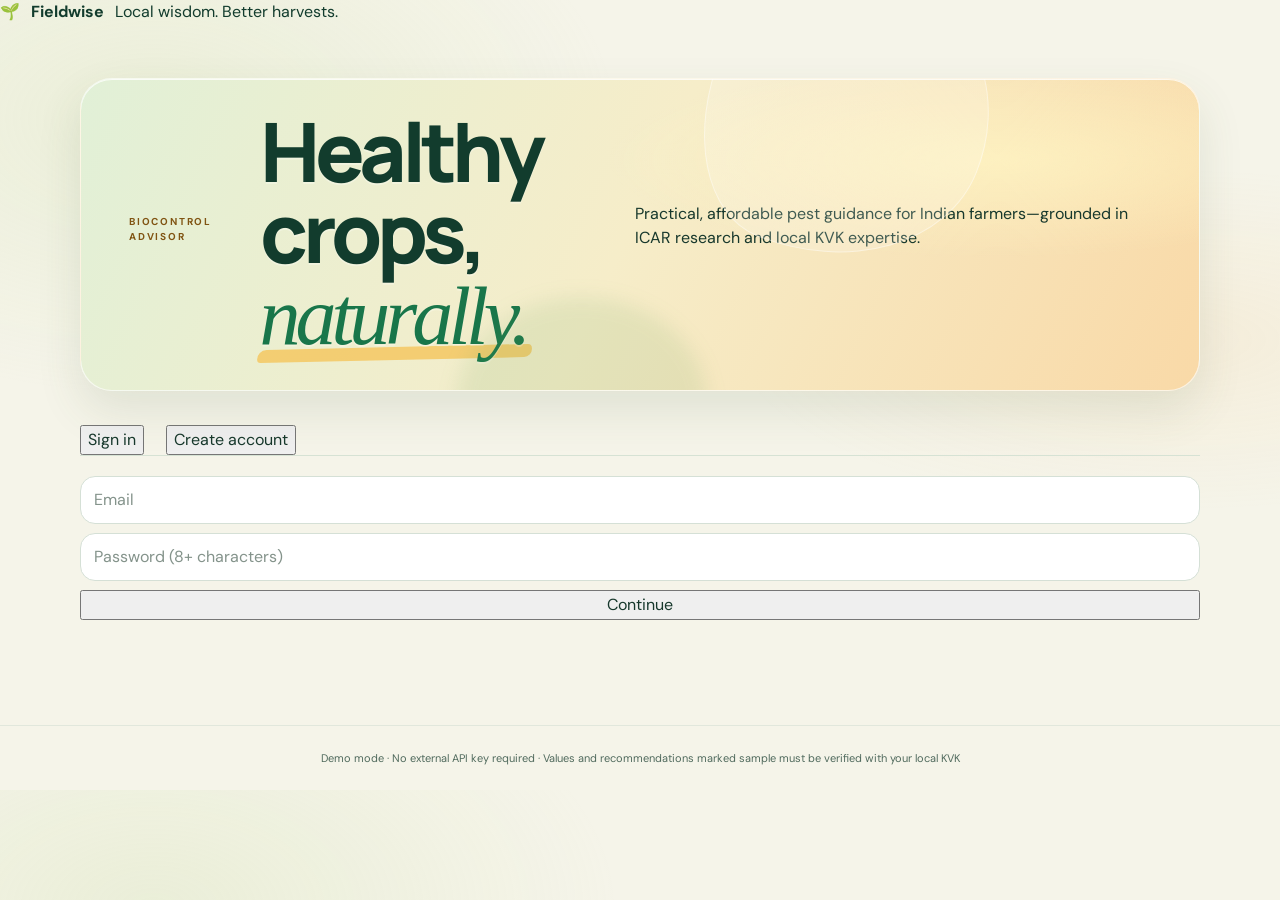
<file: frontend/index.html>
<!doctype html><html lang="en"><head><meta charset="utf-8"><meta name="viewport" content="width=device-width,initial-scale=1"><title>Fieldwise · Biocontrol Advisor</title><link rel="stylesheet" href="/static/styles.css"></head>
<body><header><div class="brand">🌱 <b>Fieldwise</b><span>Local wisdom. Better harvests.</span></div><button id="logout" class="ghost">Log out</button></header>
<main><section class="hero"><p class="eyebrow">BIOCONTROL ADVISOR</p><h1>Healthy crops,<br><em>naturally.</em></h1><p>Practical, affordable pest guidance for Indian farmers—grounded in ICAR research and local KVK expertise.</p></section>
<section id="auth" class="card"><div class="tabs"><button class="active" data-tab="login">Sign in</button><button data-tab="register">Create account</button></div><form id="authForm"><input id="name" placeholder="Your name" hidden><input id="email" type="email" placeholder="Email" required><input id="password" type="password" placeholder="Password (8+ characters)" required><button class="primary">Continue</button><p id="authMsg"></p></form></section>
<section id="app" hidden><div class="card"><h2>Ask Fieldwise</h2><p class="muted">Tell us your district, crop, pest and budget for a tailored recommendation.</p><textarea id="question" placeholder="Example: I farm maize in Dharwad and have Fall Armyworm. My budget is ₹200 per acre."></textarea><button id="ask" class="primary">Get recommendation →</button></div><div id="result"></div>
<div class="grid">
<div class="card"><h3>📷 Photo / camera</h3><input id="photo" type="file" accept="image/png,image/jpeg,image/webp" capture="environment"><button id="startCamera" class="secondary" type="button">Use camera</button><video id="cameraPreview" autoplay playsinline hidden></video><button id="capturePhoto" class="secondary" type="button" hidden>Capture photo</button><button id="analyze" class="secondary">Analyze image</button><p id="imageResult" class="muted"></p></div>
<div class="card"><h3>💰 Smart budget optimizer</h3><input id="budget" type="number" min="1" placeholder="Budget"><input id="area" type="number" min=".1" value="1" placeholder="Acres"><button id="optimize" class="secondary">Optimize sample plan</button><p id="budgetResult" class="muted"></p></div>
<div class="card"><h3>⚠ Pest outbreak warning</h3><input id="reports" type="number" min="0" value="0" placeholder="Reports in 7 days"><button id="outbreak" class="secondary">Check demo risk</button><p id="outbreakResult" class="muted"></p></div>
<div class="card"><h3>🗓 Pest management planner</h3><button id="planner" class="secondary">Build sample 28-day plan</button><p id="plannerResult" class="muted"></p></div>
<div class="card"><h3>🧪 Treatment compatibility</h3><input id="products" value="Trichogramma, Neem Oil" placeholder="Products, comma separated"><button id="compatibility" class="secondary">Check compatibility</button><p id="compatibilityResult" class="muted"></p></div>
<div class="card"><h3>📍 Local supplier directory</h3><input id="supplier" value="Trichogramma" placeholder="Product"><button id="suppliers" class="secondary">Find sample suppliers</button><p id="supplierResult" class="muted"></p></div>
<div class="card"><h3>👨‍🌾 Farmer dashboard</h3><button id="dashboard" class="secondary">Load chat history & context</button><p id="dashboardResult" class="muted"></p></div>
</div></section></main><footer>Demo mode · No external API key required · Values and recommendations marked sample must be verified with your local KVK</footer><script src="/static/app.js"></script></body></html>
</file>
<file: static/styles.css>
@import url("https://fonts.googleapis.com/css2?family=DM+Sans:wght@400;500;600;700&family=Manrope:wght@400;500;600;700;800&display=swap");

:root {
  color-scheme: light;
  --forest: #183d32;
  --forest-deep: #103126;
  --leaf: #28664d;
  --leaf-hover: #1e553e;
  --mint: #e7f0e8;
  --sage: #d7e4d8;
  --paper: #f5f6ef;
  --white: #fff;
  --ink: #19382f;
  --muted: #5c746a;
  --muted-light: #758980;
  --border: #dce5dc;
  --gold: #d79a35;
  --gold-pale: #f8efd9;
  --rose: #8c413a;
  --rose-pale: #fbefed;
  --sky: #3d6875;
  --sky-pale: #eaf2f3;
  --shadow-card: 0 10px 30px rgb(25 56 47 / 6%);
  --shadow-raised: 0 16px 40px rgb(25 56 47 / 10%);
  --radius-card: 20px;
  --radius-control: 12px;
  --space-1: 4px;
  --space-2: 8px;
  --space-3: 12px;
  --space-4: 16px;
  --space-5: 20px;
  --space-6: 24px;
  --space-8: 32px;
  --space-10: 40px;
  font-family: "DM Sans", "Segoe UI", sans-serif;
  font-synthesis: none;
  text-rendering: optimizeLegibility;
  -webkit-font-smoothing: antialiased;
}

* { box-sizing: border-box; }
html { min-width: 320px; scroll-behavior: smooth; }
body {
  margin: 0;
  background:
    radial-gradient(ellipse at 80% 0%, rgb(224 234 215 / 42%), transparent 33rem),
    var(--paper);
  color: var(--ink);
  font-size: 16px;
  line-height: 1.5;
}
button, input, textarea { font: inherit; }
button { color: inherit; }
button:focus-visible, input:focus-visible, textarea:focus-visible, a:focus-visible, .file-picker:focus-within {
  outline: 3px solid #ca963e;
  outline-offset: 3px;
}
[hidden] { display: none !important; }
.sr-only {
  position: absolute;
  width: 1px;
  height: 1px;
  padding: 0;
  margin: -1px;
  overflow: hidden;
  clip: rect(0, 0, 0, 0);
  white-space: nowrap;
  clip-path: inset(50%);
  border: 0;
}

.site-header {
  min-height: 76px;
  padding: 0 clamp(20px, 5vw, 76px);
  display: flex;
  justify-content: space-between;
  align-items: center;
  background: rgb(255 255 255 / 92%);
  border-bottom: 1px solid rgb(220 229 220 / 80%);
}
.brand {
  display: inline-flex;
  align-items: center;
  gap: 11px;
  color: var(--forest);
  text-decoration: none;
}
.brand-mark {
  width: 38px;
  height: 38px;
  display: grid;
  place-items: center;
  border-radius: 13px;
  background: var(--forest);
  color: #e8c77e;
  font-size: 22px;
}
.brand span:last-child { display: grid; line-height: 1.2; }
.brand small { color: var(--muted); font-size: 9px; font-weight: 700; letter-spacing: 1.5px; }
.brand strong { font-family: Manrope, sans-serif; font-size: 18px; letter-spacing: -.4px; }
.header-actions { display: flex; align-items: center; gap: 20px; }
.status { display: flex; align-items: center; gap: 8px; color: var(--muted); font-size: 12px; font-weight: 600; }
.status i { width: 8px; height: 8px; border-radius: 50%; background: #69a36f; box-shadow: 0 0 0 4px #e8f1e7; }

main { width: min(1120px, calc(100% - 48px)); margin: 0 auto; padding: 54px 0 80px; }
.hero {
  display: flex;
  align-items: end;
  justify-content: space-between;
  gap: 36px;
  margin: 0 0 34px;
  animation: enter .55s ease both;
}
.hero-copy { max-width: 610px; }
.eyebrow {
  margin: 0 0 11px;
  color: #9a6b26;
  font-size: 10px;
  font-weight: 700;
  letter-spacing: 1.8px;
}
h1, h2, h3, p { margin-top: 0; }
h1, h2, h3 { font-family: Manrope, "Segoe UI", sans-serif; color: var(--forest); }
.hero h1 {
  margin: 0;
  font-size: clamp(42px, 6.3vw, 70px);
  font-weight: 700;
  letter-spacing: -3.7px;
  line-height: .99;
}
.hero h1 em { color: var(--leaf); font-family: Georgia, serif; font-weight: 400; }
.hero-copy > p:last-child { margin: 17px 0 0; color: var(--muted); font-size: 17px; }
.hero-note {
  width: 238px;
  flex: 0 0 auto;
  display: flex;
  align-items: center;
  gap: 13px;
  padding: 16px 18px;
  border: 1px solid #d8e5d7;
  border-radius: 16px;
  background: rgb(255 255 255 / 72%);
  color: var(--muted);
  font-size: 12px;
}
.hero-note > span { color: var(--leaf); font-size: 24px; }
.hero-note p { margin: 0; }
.hero-note b { color: var(--forest); }

.panel {
  border: 1px solid #e2e9df;
  border-radius: 24px;
  background: var(--white);
  box-shadow: var(--shadow-card);
}
.auth-panel {
  display: grid;
  grid-template-columns: 1fr minmax(300px, .85fr);
  gap: 56px;
  padding: clamp(24px, 5vw, 52px);
  animation: enter .55s .08s ease both;
}
.auth-intro { max-width: 400px; align-self: center; }
.auth-intro h2 { margin: 0 0 12px; font-size: 30px; letter-spacing: -1px; }
.auth-intro > p:last-child { margin: 0; color: var(--muted); }
.auth-form-wrap { width: 100%; max-width: 440px; }
.tabs { display: flex; gap: 22px; margin-bottom: 20px; border-bottom: 1px solid var(--border); }
.tab {
  position: relative;
  min-height: 42px;
  border: 0;
  background: none;
  color: var(--muted);
  cursor: pointer;
  font-weight: 600;
}
.tab::after { position: absolute; right: 0; bottom: -1px; left: 0; height: 2px; background: transparent; content: ""; }
.tab.active { color: var(--forest); }
.tab.active::after { background: var(--leaf); }

form { display: grid; gap: 9px; }
label, .field-label { display: block; color: #304f44; font-size: 12px; font-weight: 700; }
input, textarea {
  width: 100%;
  min-height: 46px;
  border: 1px solid #d5e0d6;
  border-radius: var(--radius-control);
  background: #fff;
  color: var(--forest);
  transition: border-color .18s ease, box-shadow .18s ease, background .18s ease;
}
input { padding: 11px 13px; }
textarea { min-height: 112px; padding: 14px 16px; resize: vertical; line-height: 1.55; }
input::placeholder, textarea::placeholder { color: #84938b; opacity: 1; }
input:hover, textarea:hover { border-color: #9eb7a2; }
input:focus, textarea:focus { border-color: var(--leaf); outline: 0; box-shadow: 0 0 0 4px rgb(40 102 77 / 12%); }
input[aria-invalid="true"], textarea[aria-invalid="true"] { border-color: #b14e43; box-shadow: 0 0 0 3px rgb(177 78 67 / 10%); }
input[type=number] { appearance: textfield; -moz-appearance: textfield; }
input[type=number]::-webkit-inner-spin-button, input[type=number]::-webkit-outer-spin-button { margin: 0; appearance: none; }

.button {
  min-height: 44px;
  display: inline-flex;
  align-items: center;
  justify-content: center;
  gap: 10px;
  padding: 10px 16px;
  border: 1px solid transparent;
  border-radius: 12px;
  cursor: pointer;
  font-size: 13px;
  font-weight: 700;
  text-align: center;
  transition: transform .16s ease, background .16s ease, border-color .16s ease, box-shadow .16s ease, opacity .16s ease;
}
.button:hover:not(:disabled) { transform: translateY(-1px); }
.button:active:not(:disabled) { transform: translateY(0) scale(.99); }
.button:disabled { cursor: wait; opacity: .67; }
.button-primary { background: var(--leaf); color: white; box-shadow: 0 4px 10px rgb(40 102 77 / 14%); }
.button-primary:hover:not(:disabled) { background: var(--leaf-hover); box-shadow: 0 7px 15px rgb(40 102 77 / 20%); }
.button-secondary { border-color: #cdddcf; background: #f3f7f1; color: var(--forest); }
.button-secondary:hover:not(:disabled) { border-color: #9fbca3; background: #eaf2e9; }
.button-quiet { min-height: 38px; background: transparent; color: var(--leaf); }
.button-quiet:hover:not(:disabled) { background: var(--mint); }
.button-small { min-height: 42px; }
.full-button { width: 100%; }
.form-message { min-height: 18px; margin: 0; color: #963c34; font-size: 12px; }

.ask-panel {
  position: relative;
  overflow: hidden;
  margin-bottom: 24px;
  padding: clamp(22px, 4vw, 38px);
  border-color: #cfdfd0;
  box-shadow: 0 18px 52px rgb(25 56 47 / 9%);
  animation: enter .5s ease both;
}
.ask-panel::before {
  position: absolute;
  top: 0;
  right: 0;
  width: 220px;
  height: 220px;
  border-radius: 50%;
  background: radial-gradient(circle, rgb(231 240 232 / 78%), transparent 69%);
  content: "";
  pointer-events: none;
}
.ask-heading { position: relative; display: flex; justify-content: space-between; align-items: center; }
.ask-heading h2 { margin: 0; font-size: clamp(23px, 3vw, 30px); letter-spacing: -.9px; }
.ask-icon { width: 42px; height: 42px; display: grid; place-items: center; border-radius: 14px; background: var(--mint); color: var(--leaf); font-size: 24px; }
.section-copy { position: relative; margin: 9px 0 16px; color: var(--muted); font-size: 14px; }
.ask-panel textarea { position: relative; min-height: 116px; background: #fff; }
.ask-footer { position: relative; display: flex; align-items: center; justify-content: space-between; gap: 16px; margin-top: 14px; }
.input-hint { color: var(--muted-light); font-size: 12px; }
.ask-footer .button { min-width: 220px; min-height: 50px; }
.spinner {
  width: 15px;
  height: 15px;
  border: 2px solid rgb(255 255 255 / 45%);
  border-top-color: white;
  border-radius: 50%;
  animation: spin .75s linear infinite;
}

.conversation { display: grid; gap: 14px; margin: 0 0 42px; }
.conversation-item { overflow: hidden; border: 1px solid var(--border); border-radius: 18px; background: white; box-shadow: var(--shadow-card); animation: enter .32s ease both; }
.farmer-message { padding: 17px 20px; background: #f0f4ed; }
.farmer-message p { margin: 5px 0 0; color: var(--forest); }
.advisor-message { padding: 21px 22px; }
.message-label { color: #8a6b38; font-size: 9px; font-weight: 700; letter-spacing: 1.4px; }
.advisor-message h3 { margin: 7px 0; font-size: 20px; }
.advisor-message > p { margin: 0; line-height: 1.6; }
.conversation-meta { margin-top: 13px; color: var(--leaf); font-size: 12px; font-weight: 700; }
.conversation-badges { display: flex; flex-wrap: wrap; gap: 7px; margin-top: 13px; }
.info-badge, .warning-badge { display: inline-flex; align-items: center; min-height: 24px; padding: 4px 9px; border: 1px solid #d9e5d7; border-radius: 999px; background: #f3f7f0; color: #365e46; font-size: 10px; font-weight: 600; }
.warning-badge { border-color: #f0dfbd; background: #fbf5e9; color: #77551d; }
.conversation-why { margin-top: 10px !important; color: var(--muted); font-size: 13px; }
.conversation-loading { display: flex; align-items: center; gap: 8px; min-height: 54px; padding: 15px 18px; border-radius: 14px; background: white; color: var(--muted); font-size: 13px; }
.conversation-loading span { width: 7px; height: 7px; border-radius: 50%; background: #87a68a; animation: pulse 1s infinite ease-in-out; }
.conversation-loading span:nth-child(2) { animation-delay: .15s; }
.conversation-loading span:nth-child(3) { animation-delay: .3s; margin-right: 5px; }

.section-heading { display: flex; align-items: end; justify-content: space-between; gap: 20px; margin: 0 0 18px; }
.section-heading h2 { margin: 0; font-size: 30px; letter-spacing: -1.2px; }
.section-heading > p { margin: 0 0 4px; color: var(--muted); font-size: 13px; }
.tools-grid { display: grid; grid-template-columns: repeat(3, minmax(0, 1fr)); gap: 16px; }
.tool-card {
  min-width: 0;
  display: flex;
  flex-direction: column;
  gap: 14px;
  padding: 21px;
  border: 1px solid var(--border);
  border-radius: var(--radius-card);
  background: white;
  box-shadow: var(--shadow-card);
  animation: enter .45s ease both;
  transition: transform .2s ease, border-color .2s ease, box-shadow .2s ease;
}
.tool-card:hover, .tool-card:focus-within { transform: translateY(-3px); border-color: #cad9cb; box-shadow: var(--shadow-raised); }
.tool-head { display: flex; align-items: flex-start; gap: 12px; min-height: 55px; }
.tool-head > div { min-width: 0; }
.tool-icon { width: 38px; height: 38px; flex: 0 0 38px; display: grid; place-items: center; border-radius: 13px; font-size: 20px; font-weight: 700; }
.tool-icon svg { width: 20px; height: 20px; fill: none; stroke: currentColor; stroke-linecap: round; stroke-linejoin: round; stroke-width: 1.7; }
.icon-sage, .icon-gold, .icon-rose, .icon-sky { background: #e9f0e8; color: var(--leaf); }
.tool-head h3 { margin: 1px 0 4px; font-size: 15px; letter-spacing: -.25px; }
.tool-head p { margin: 0; color: var(--muted); font-size: 11px; line-height: 1.4; }
.field { display: grid; gap: 6px; min-width: 0; }
.field-label { color: #4e665c; font-size: 11px; }
.field input { min-height: 42px; font-size: 13px; }
.field-pair { display: grid; grid-template-columns: 1fr 1fr; gap: 10px; }
.input-with-prefix, .input-with-suffix { position: relative; display: flex; align-items: center; }
.input-with-prefix > span, .input-with-suffix > span { position: absolute; z-index: 1; color: var(--muted); font-size: 12px; pointer-events: none; }
.input-with-prefix > span { left: 12px; }
.input-with-prefix input { padding-left: 29px; }
.input-with-suffix > span { right: 11px; }
.input-with-suffix input { padding-right: 47px; }
.file-native { position: absolute; width: 1px; height: 1px; overflow: hidden; clip: rect(0,0,0,0); clip-path: inset(50%); white-space: nowrap; }
.file-picker {
  min-height: 45px;
  display: flex;
  align-items: center;
  gap: 9px;
  padding: 9px 12px;
  overflow: hidden;
  border: 1px dashed #afc4b0;
  border-radius: 11px;
  background: #f7faf5;
  color: var(--leaf);
  cursor: pointer;
  font-size: 12px;
  font-weight: 600;
  text-overflow: ellipsis;
}
.file-picker:hover { border-color: var(--leaf); background: #eff6ef; }
.file-symbol { display: grid; width: 24px; height: 24px; place-items: center; border-radius: 8px; background: var(--mint); font-size: 18px; }
.button-row { display: grid; grid-template-columns: 1fr 1fr; gap: 8px; }
.button-row .button { padding-inline: 8px; font-size: 11px; }
.camera-preview { width: 100%; max-height: 200px; border-radius: 12px; object-fit: cover; background: #17251e; }
.tool-result {
  min-height: 56px;
  margin-top: auto;
  padding: 12px;
  border: 1px solid #e7ece6;
  border-radius: 12px;
  background: #f8f9f6;
  color: var(--muted);
  font-size: 12px;
  line-height: 1.5;
  white-space: pre-line;
  overflow-wrap: anywhere;
}
.tool-result.empty-result { display: flex; align-items: center; color: #73847a; }
.tool-result.result-success { border-color: #d6e5d6; background: #f1f7ef; color: #254c39; }
.tool-result.result-error { border-color: #edcfca; background: #fff5f2; color: #803b34; }
.tool-result.result-error .result-title { color: #803b34; }
.tool-result.result-loading { position: relative; overflow: hidden; color: transparent; background: #f0f2ed; }
.tool-result.result-loading::after { position: absolute; inset: 0; transform: translateX(-100%); background: linear-gradient(90deg, transparent, rgb(255 255 255 / 80%), transparent); animation: shimmer 1.2s infinite; content: ""; }
.tool-result.result-success { display: block; }
.tool-result.result-risk-high { border-color: #ecc8c3; background: #fff3f0; color: #753b34; }
.tool-result.result-risk-watch { border-color: #efdfbd; background: #fbf6e9; color: #70551e; }
.result-title { display: block; margin-bottom: 5px; color: var(--forest); font-family: Manrope, sans-serif; font-size: 13px; }
.result-detail { margin: 0; color: #36574a; font-size: 12px; }
.result-items { display: grid; gap: 5px; margin: 9px 0 0; padding-left: 18px; color: #36574a; font-size: 11px; }
.result-note { display: block; margin-top: 9px; padding-top: 8px; border-top: 1px solid rgb(50 91 64 / 12%); color: var(--muted); font-size: 10px; }
.button-spinner { width: 14px; height: 14px; border: 2px solid currentColor; border-right-color: transparent; border-radius: 50%; animation: spin .7s linear infinite; }
.history-list { display: grid; gap: 7px; max-height: 250px; overflow: auto; }
.history-item { display: flex; align-items: flex-start; justify-content: space-between; gap: 10px; padding: 11px; border: 1px solid var(--border); border-radius: 10px; background: white; color: var(--forest); text-align: left; cursor: pointer; transition: border-color .16s ease, background .16s ease, transform .16s ease; }
.history-item:hover { border-color: #9fb9a2; background: #f6faf4; }
.history-item:active { transform: scale(.99); }
.history-copy { display: grid; gap: 4px; min-width: 0; }
.history-copy strong { display: -webkit-box; overflow: hidden; -webkit-box-orient: vertical; -webkit-line-clamp: 2; color: var(--forest); font-size: 11px; }
.history-copy > span { display: -webkit-box; overflow: hidden; -webkit-box-orient: vertical; -webkit-line-clamp: 2; color: var(--muted); font-size: 10px; line-height: 1.4; }
.history-item time { flex: 0 0 auto; color: var(--muted-light); font-size: 9px; }
.history-loading { color: var(--muted); font-size: 12px; }
.toast { position: fixed; z-index: 20; right: 20px; bottom: 20px; max-width: min(400px, calc(100vw - 40px)); padding: 13px 17px; transform: translateY(12px); border: 1px solid #cdddcf; border-radius: 12px; background: var(--forest); box-shadow: var(--shadow-raised); color: white; font-size: 13px; opacity: 0; pointer-events: none; transition: opacity .2s ease, transform .2s ease; }
.toast.visible { transform: translateY(0); opacity: 1; }
.toast.error { border-color: #793a33; background: #793a33; }
footer { padding: 24px; border-top: 1px solid #e1e7dc; color: var(--muted); text-align: center; font-size: 11px; }

@keyframes enter { from { transform: translateY(9px); opacity: 0; } to { transform: translateY(0); opacity: 1; } }
@keyframes spin { to { transform: rotate(360deg); } }
@keyframes pulse { 50% { transform: translateY(-2px); opacity: .5; } }
@keyframes shimmer { 100% { transform: translateX(100%); } }

@media (max-width: 900px) {
  .tools-grid { grid-template-columns: repeat(2, minmax(0, 1fr)); }
  .auth-panel { gap: 28px; }
}
@media (max-width: 640px) {
  .site-header { min-height: 66px; padding-inline: 17px; }
  .status { display: none; }
  main { width: min(100% - 28px, 520px); padding: 30px 0 52px; }
  .hero { display: block; margin-bottom: 24px; }
  .hero h1 { font-size: clamp(46px, 14vw, 62px); letter-spacing: -2.7px; }
  .hero-copy > p:last-child { max-width: 300px; font-size: 14px; }
  .hero-note { display: none; }
  .auth-panel { grid-template-columns: 1fr; gap: 24px; padding: 23px; }
  .auth-intro h2 { font-size: 25px; }
  .ask-panel { padding: 22px 18px; border-radius: 20px; }
  .ask-panel::before { width: 120px; height: 120px; }
  .ask-heading h2 { font-size: 24px; }
  .ask-icon { width: 36px; height: 36px; }
  .section-copy { max-width: 95%; font-size: 13px; }
  textarea { min-height: 126px; font-size: 15px; }
  .ask-footer { align-items: stretch; flex-direction: column; gap: 12px; }
  .ask-footer .button { width: 100%; min-height: 50px; }
  .input-hint { font-size: 11px; }
  .section-heading { align-items: flex-start; flex-direction: column; gap: 4px; }
  .section-heading h2 { font-size: 27px; }
  .tools-grid { grid-template-columns: 1fr; gap: 12px; }
  .tool-card { gap: 13px; padding: 18px; border-radius: 17px; }
  .tool-head { min-height: 46px; }
  .tool-head h3 { font-size: 16px; }
  .tool-head p { font-size: 12px; }
  .field-label { font-size: 12px; }
  .field input { min-height: 46px; font-size: 15px; }
  .button-row .button { min-height: 45px; font-size: 12px; }
  .tool-result { min-height: 54px; font-size: 13px; }
  .answer-facts { grid-template-columns: 1fr 1fr; }
  .answer-facts div:last-child { grid-column: 1 / -1; }
  .conversation-meta { line-height: 1.5; }
  .conversation-loading { align-items: flex-start; flex-wrap: wrap; }
  footer { padding: 19px 17px; line-height: 1.5; }
}
@media (prefers-reduced-motion: reduce) {
  *, *::before, *::after { scroll-behavior: auto !important; animation-duration: .01ms !important; animation-iteration-count: 1 !important; transition-duration: .01ms !important; }
}

/* Fieldwise color system: confident greens with warm, distinct field-tool accents. */
:root {
  --forest: #123c2d;
  --forest-deep: #0b3024;
  --leaf: #17834e;
  --leaf-hover: #116b3f;
  --mint: #e0f2e4;
  --sage: #b7dbbd;
  --paper: #f5f4e9;
  --ink: #17382c;
  --muted: #506a5d;
  --muted-light: #667d70;
  --border: #d6e2d4;
  --gold: #c27612;
  --gold-pale: #fff0c7;
  --rose: #a54432;
  --rose-pale: #ffe6dc;
  --sky: #23668c;
  --sky-pale: #dff2fb;
  --shadow-card: 0 12px 30px rgb(35 64 44 / 8%), 0 2px 5px rgb(35 64 44 / 4%);
  --shadow-raised: 0 22px 42px rgb(35 64 44 / 15%), 0 5px 12px rgb(35 64 44 / 7%);
  --radius-card: 24px;
  --radius-control: 15px;
}

body {
  background-color: var(--paper);
  background-image:
    radial-gradient(ellipse at 12% 15%, rgb(201 221 162 / 24%), transparent 29rem),
    radial-gradient(ellipse at 92% 43%, rgb(244 192 118 / 13%), transparent 28rem),
    radial-gradient(rgb(31 93 55 / 4%) .7px, transparent .7px);
  background-size: auto, auto, 16px 16px;
}

.site-header {
  background: rgb(255 255 250 / 94%);
  box-shadow: 0 3px 18px rgb(30 65 43 / 5%);
}
.brand-mark {
  background: linear-gradient(145deg, #1c8b53, #0e5738);
  box-shadow: 0 5px 12px rgb(17 107 63 / 24%);
}

.hero {
  position: relative;
  min-height: 300px;
  align-items: center;
  overflow: hidden;
  padding: 32px clamp(22px, 4vw, 48px);
  border: 1px solid rgb(255 255 255 / 65%);
  border-radius: 32px;
  background:
    radial-gradient(ellipse at 82% 26%, rgb(255 245 195 / 75%), transparent 30%),
    linear-gradient(115deg, #e1f0d7 0%, #f6edc9 49%, #f9d9a7 100%);
  box-shadow: 0 20px 45px rgb(78 101 56 / 12%), inset 0 1px 0 rgb(255 255 255 / 80%);
}
.hero::before {
  position: absolute;
  top: -100px;
  right: 19%;
  width: 280px;
  height: 280px;
  border: 1px solid rgb(255 255 255 / 40%);
  border-radius: 58% 42% 64% 36% / 45% 50% 50% 55%;
  background: rgb(255 255 255 / 18%);
  content: "";
  transform: rotate(22deg);
}
.hero::after {
  position: absolute;
  right: 44%;
  bottom: -118px;
  width: 250px;
  height: 210px;
  border-radius: 50%;
  background: rgb(90 157 84 / 12%);
  content: "";
  filter: blur(10px);
}
.hero-copy, .hero-note { position: relative; z-index: 1; }
.hero-copy { max-width: 600px; }
.hero .eyebrow { color: #805413; }
.hero h1 {
  font-size: clamp(54px, 7vw, 82px);
  font-weight: 800;
  letter-spacing: -5px;
  text-shadow: 0 2px 0 rgb(255 255 255 / 30%);
}
.hero h1 em {
  position: relative;
  z-index: 0;
  color: #19764a;
  font-weight: 500;
}
.hero h1 em::after {
  position: absolute;
  z-index: -1;
  right: -5px;
  bottom: 2px;
  left: -3px;
  height: 13px;
  border-radius: 12px 5px 10px 4px;
  background: #f6c65c;
  content: "";
  opacity: .8;
  transform: rotate(-1.3deg);
}
.hero-copy > p:last-child { color: #3d5c49; font-size: 16px; font-weight: 500; }
.hero-note {
  width: min(38%, 360px);
  height: 240px;
  display: grid;
  place-items: center;
  padding: 0;
  overflow: visible;
  border: 0;
  border-radius: 0;
  background: transparent;
  box-shadow: none;
}
.hero-illustration {
  width: 100%;
  height: 100%;
  overflow: visible;
  filter: drop-shadow(0 17px 18px rgb(62 93 51 / 16%));
  animation: crop-sway 5s ease-in-out infinite alternate;
}
.hero-sticker {
  position: absolute;
  right: 2px;
  bottom: 2px;
  display: inline-flex;
  align-items: center;
  gap: 8px;
  padding: 9px 13px;
  border: 1px solid rgb(255 255 255 / 75%);
  border-radius: 999px;
  background: #fffaf0;
  box-shadow: 0 8px 17px rgb(96 79 40 / 15%);
  color: #704b17;
  font-size: 9px;
  font-weight: 800;
  letter-spacing: 1px;
  transform: rotate(-4deg);
}
.hero-sticker b { color: #e39826; font-size: 15px; }

.ask-panel {
  border: 1px solid #c6ddc7;
  border-radius: 28px;
  background:
    radial-gradient(ellipse at 100% 0%, rgb(218 242 216 / 78%), transparent 36%),
    linear-gradient(135deg, #fffefa 0%, #fbfff8 68%, #f1f8e9 100%);
  box-shadow: 0 18px 44px rgb(32 89 53 / 13%), 0 0 0 5px rgb(143 194 125 / 9%);
}
.ask-panel::before {
  top: -55px;
  right: -25px;
  width: 260px;
  height: 260px;
  background: radial-gradient(circle, rgb(233 194 98 / 23%), rgb(113 190 119 / 10%) 45%, transparent 72%);
}
.ask-heading h2 { font-weight: 800; }
.ask-icon {
  background: linear-gradient(145deg, #ffefbf, #d4efc9);
  box-shadow: 0 5px 13px rgb(94 137 71 / 16%);
  color: #377a43;
}
.ask-panel textarea {
  border-color: #cbdcc9;
  box-shadow: inset 0 2px 4px rgb(32 74 46 / 3%);
}
.ask-footer .button-primary {
  border: 1px solid #0f633d;
  background: linear-gradient(125deg, #229657 0%, #117044 58%, #0d5b39 100%);
  box-shadow: 0 9px 18px rgb(20 116 67 / 27%), 0 0 0 4px rgb(109 182 117 / 13%);
}
.ask-footer .button-primary:hover:not(:disabled) {
  background: linear-gradient(125deg, #2aa461 0%, #157a4b 58%, #0e613c 100%);
  box-shadow: 0 13px 24px rgb(20 116 67 / 33%), 0 0 0 5px rgb(109 182 117 / 17%);
}

.conversation-item {
  border-color: #bad8bf;
  border-left: 6px solid #16834e;
  border-radius: 23px;
  background: linear-gradient(135deg, #ffffff 0%, #f5fff4 100%);
  box-shadow: 0 16px 36px rgb(31 91 52 / 12%), 0 0 0 4px rgb(130 188 131 / 8%);
}
.farmer-message {
  background: linear-gradient(100deg, #e9f4e4, #f8f4df);
}
.advisor-message h3 { color: #167446; font-size: 23px; font-weight: 800; }
.message-label { color: #8a5b15; }
.info-badge {
  border-color: #c9e2c8;
  background: #e8f5e5;
  color: #205b38;
}
.warning-badge {
  border-color: #efcf8c;
  background: #fff3d6;
  color: #7a4e08;
}

.tool-card {
  position: relative;
  overflow: hidden;
  border: 1px solid color-mix(in srgb, var(--tool-accent) 28%, white);
  border-top: 4px solid var(--tool-accent);
  border-radius: 23px;
  background:
    radial-gradient(ellipse at 100% 0%, color-mix(in srgb, var(--tool-tint) 76%, white), transparent 48%),
    #fff;
  box-shadow: 0 10px 22px rgb(37 61 44 / 7%), 0 2px 4px rgb(37 61 44 / 4%);
  transition: transform .22s cubic-bezier(.2,.8,.2,1), border-color .2s ease, box-shadow .22s ease;
}
.tool-card::after {
  position: absolute;
  right: -31px;
  bottom: -43px;
  width: 112px;
  height: 112px;
  border: 1px solid color-mix(in srgb, var(--tool-accent) 12%, transparent);
  border-radius: 42% 58% 53% 47%;
  background: color-mix(in srgb, var(--tool-tint) 44%, transparent);
  content: "";
  pointer-events: none;
  transform: rotate(24deg);
}
.tool-card > * { position: relative; z-index: 1; }
.tool-card:hover, .tool-card:focus-within {
  transform: translateY(-5px);
  border-color: color-mix(in srgb, var(--tool-accent) 48%, white);
  box-shadow: 0 20px 38px color-mix(in srgb, var(--tool-accent) 16%, transparent), 0 5px 10px rgb(37 61 44 / 5%);
}
.tool-card:nth-child(1) { --tool-accent: #19845b; --tool-tint: #d8f1df; }
.tool-card:nth-child(2) { --tool-accent: #c17a13; --tool-tint: #fff0c9; }
.tool-card:nth-child(3) { --tool-accent: #b64d36; --tool-tint: #ffe4d8; }
.tool-card:nth-child(4) { --tool-accent: #3479a0; --tool-tint: #dcedf7; }
.tool-card:nth-child(5) { --tool-accent: #6c64a8; --tool-tint: #ebe7fb; }
.tool-card:nth-child(6) { --tool-accent: #bc7717; --tool-tint: #fff0d3; }
.tool-card:nth-child(7) { --tool-accent: #257b76; --tool-tint: #def2ef; }
.tool-icon, .icon-sage, .icon-gold, .icon-rose, .icon-sky {
  position: relative;
  overflow: visible;
  border: 1px solid color-mix(in srgb, var(--tool-accent) 22%, white);
  background: linear-gradient(145deg, color-mix(in srgb, var(--tool-tint) 90%, white), var(--tool-tint));
  box-shadow: 0 4px 9px color-mix(in srgb, var(--tool-accent) 15%, transparent);
  color: var(--tool-accent);
}
.tool-icon::after {
  position: absolute;
  right: -5px;
  bottom: -5px;
  display: grid;
  width: 18px;
  height: 18px;
  place-items: center;
  border: 1px solid white;
  border-radius: 50%;
  background: #fff;
  box-shadow: 0 2px 5px rgb(28 54 37 / 13%);
  content: "✦";
  color: var(--tool-accent);
  font-size: 9px;
  font-weight: 800;
}
.tool-card:nth-child(1) .tool-icon::after { content: "❧"; font-size: 12px; }
.tool-card:nth-child(2) .tool-icon::after { content: "¢"; font-size: 10px; }
.tool-card:nth-child(3) .tool-icon::after { content: "!"; font-size: 10px; }
.tool-card:nth-child(4) .tool-icon::after { content: "✳"; font-size: 9px; }
.tool-card:nth-child(5) .tool-icon::after { content: "✓"; font-size: 9px; }
.tool-card:nth-child(6) .tool-icon::after { content: "•"; font-size: 13px; }
.tool-card:nth-child(7) .tool-icon::after { content: "✦"; font-size: 9px; }
.tool-head h3 { font-weight: 800; }
.tool-result {
  border-color: color-mix(in srgb, var(--tool-accent) 19%, white);
  background: color-mix(in srgb, var(--tool-tint) 47%, white);
}
.tool-result.empty-result { color: #506859; }
.tool-result.result-success { border-color: color-mix(in srgb, var(--tool-accent) 33%, white); background: color-mix(in srgb, var(--tool-tint) 65%, white); color: #234b37; }
.tool-result.result-error { border-color: #dfaaa1; background: #fff0ec; color: #7d3329; }
.tool-result.result-risk-high { border-color: #d9988c; background: #ffebe5; color: #753b34; }
.tool-result.result-risk-watch { border-color: #e8c66d; background: #fff5d9; color: #70551e; }
.file-picker { border-color: #91c3a0; background: #f0faf1; color: #175f3e; }
.file-picker:hover { border-color: #258452; background: #e3f5e5; }
.file-symbol { background: #d7efdb; color: #17653e; }
.button-secondary { border-color: #b8d6bd; background: #edf7ee; color: #1b603d; }
.button-secondary:hover:not(:disabled) { border-color: #76af86; background: #e0f2e3; }
.button-primary {
  background: linear-gradient(130deg, #208d53, #12623e);
  box-shadow: 0 5px 12px rgb(22 112 66 / 19%);
}
.button-primary:hover:not(:disabled) {
  background: linear-gradient(130deg, #28a260, #14724a);
  box-shadow: 0 9px 17px rgb(22 112 66 / 26%);
}
.history-item {
  border-color: #d2e4d0;
  background: linear-gradient(100deg, #f7fbf3, #fffaf0);
}
.history-item:hover { border-color: #91bb90; background: #eef7e9; }
.history-item time { padding: 4px 7px; border-radius: 999px; background: #fff0c9; color: #754d14; font-weight: 700; }
.toast { background: linear-gradient(120deg, #1b8050, #105838); box-shadow: 0 12px 28px rgb(20 84 52 / 26%); }
.toast.error { background: linear-gradient(120deg, #a74737, #783329); }

@keyframes crop-sway { from { transform: translateY(1px) rotate(-.4deg); } to { transform: translateY(-3px) rotate(.5deg); } }

@media (max-width: 640px) {
  .hero-note { display: grid; }
  .hero { min-height: auto; padding: 25px 21px 21px; border-radius: 27px; }
  .hero-note { width: 100%; height: 148px; margin-top: 12px; }
  .hero-illustration { width: min(100%, 270px); }
  .hero-sticker { right: 3%; bottom: 0; }
  .hero h1 { font-size: clamp(50px, 13vw, 64px); letter-spacing: -3.5px; }
  .tool-card { border-radius: 21px; }
}
@media (prefers-reduced-motion: reduce) {
  .hero-illustration { animation: none; }
}
</file>
